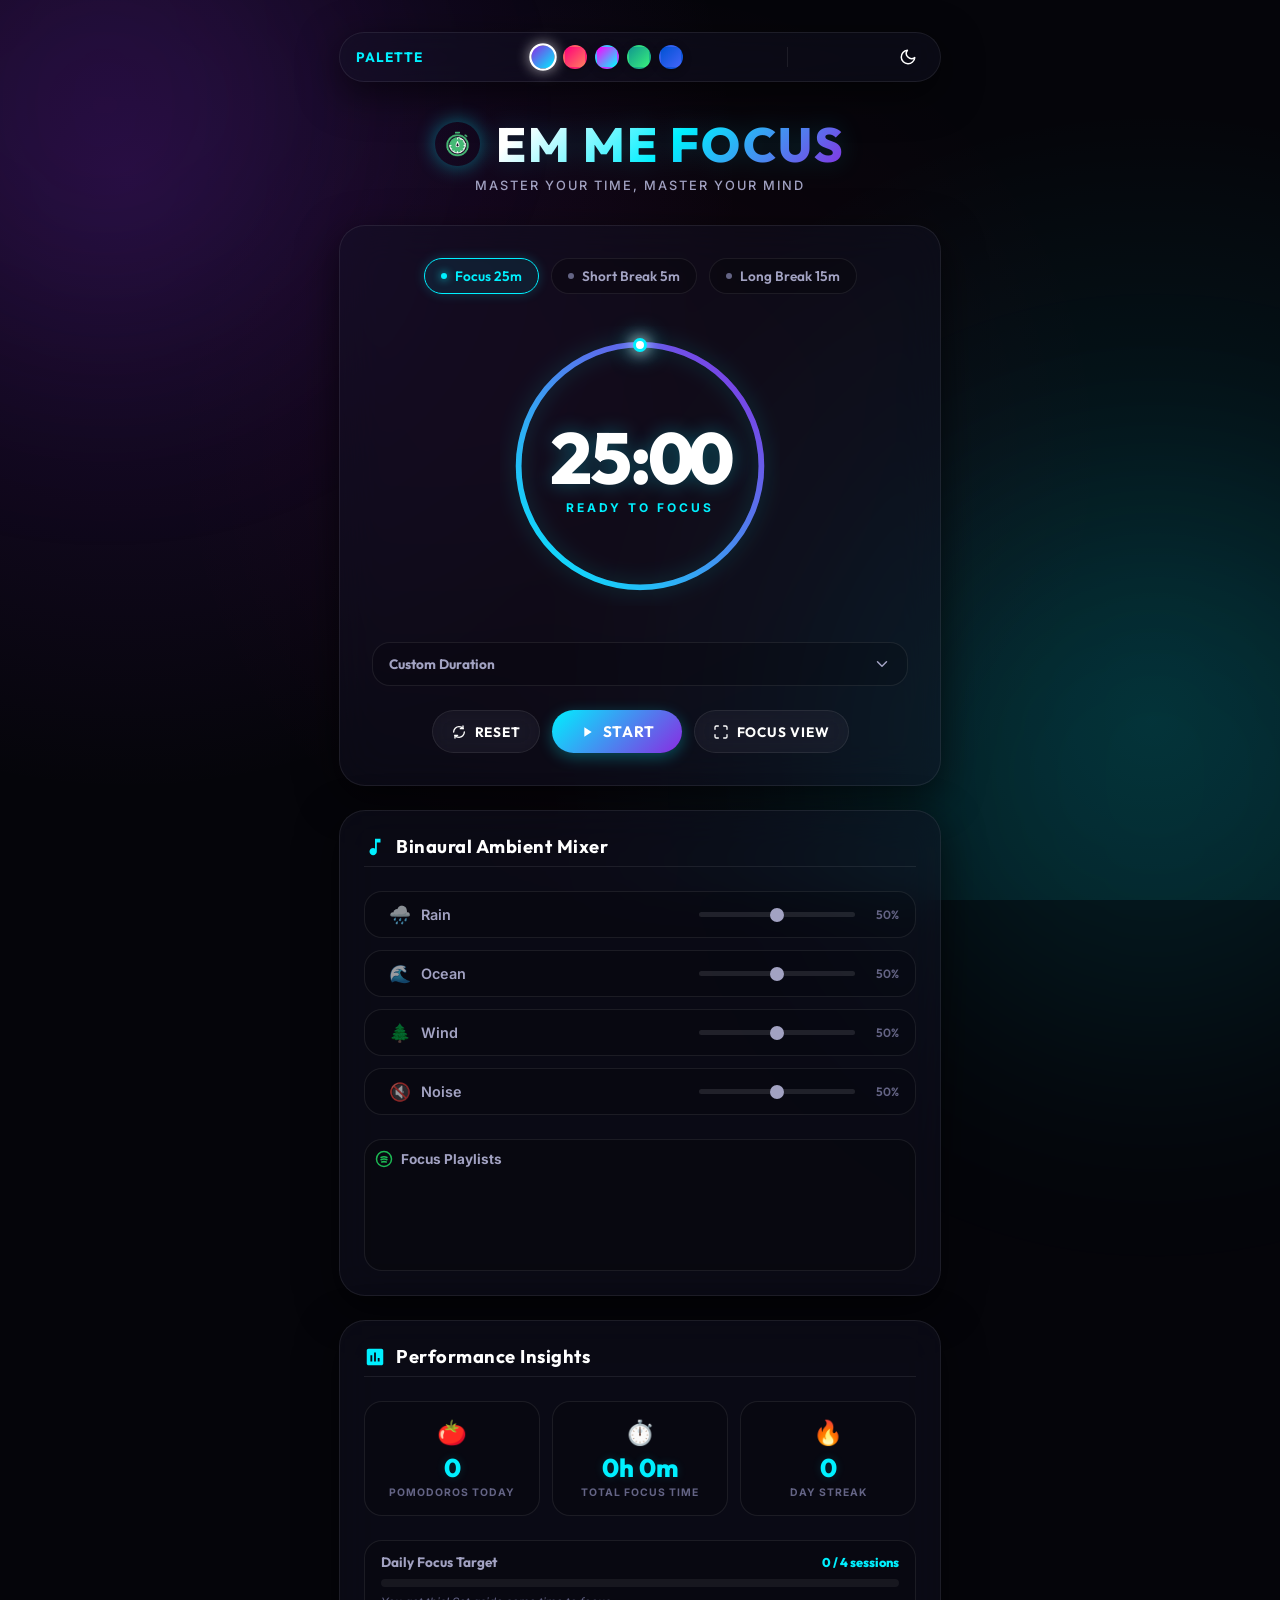
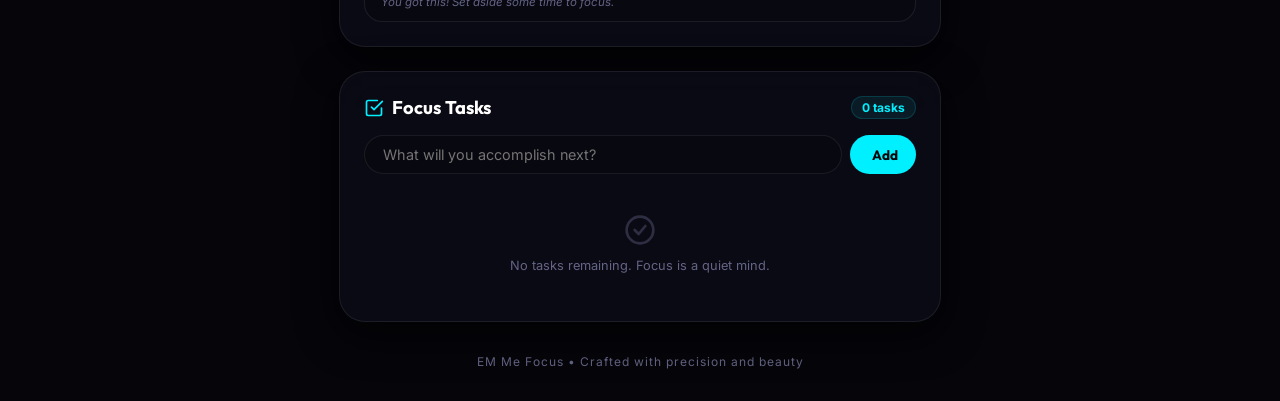
<file: index.html>
<!DOCTYPE html>
<html lang="en">

<head>
    <meta charset="UTF-8">
    <meta name="viewport" content="width=device-width, initial-scale=1.0, maximum-scale=1.0, user-scalable=no">
    <meta name="description" content="Professional Focus Suite - Elevate your productivity with gorgeous themes, synthesized spatial audios, preset intervals, and smooth native experiences.">
    <title>EM Me Focus</title>
    <link rel="preconnect" href="https://fonts.googleapis.com">
    <link rel="preconnect" href="https://fonts.gstatic.com" crossorigin>
    <link rel="icon" type="image/png" href="favicon_new.png">
    <link rel="apple-touch-icon" href="favicon_new.png">
    <link href="https://fonts.googleapis.com/css2?family=Inter:wght@300;400;500;600;700&family=Outfit:wght@400;500;600;700;800&display=swap" rel="stylesheet">
    <link rel="stylesheet" href="style.css">
</head>

<body>
    <!-- Canvas for completion celebrations -->
    <canvas id="confettiCanvas"></canvas>

    <div class="app-container">
        <!-- Floating Theme Selector Panel -->
        <div class="theme-bar glass-panel animate-reveal-down">
            <span class="theme-bar-label">Palette</span>
            <div class="theme-options">
                <button class="theme-opt-btn active" id="theme-aurora" data-theme="aurora" aria-label="Cosmic Aurora Theme" style="background: linear-gradient(135deg, #8a2be2, #00f0ff);"></button>
                <button class="theme-opt-btn" id="theme-sunset" data-theme="sunset" aria-label="Sunset Dream Theme" style="background: linear-gradient(135deg, #ff007a, #ff7e5f);"></button>
                <button class="theme-opt-btn" id="theme-cyberpunk" data-theme="cyberpunk" aria-label="Cyberpunk Grid Theme" style="background: linear-gradient(135deg, #ff00ff, #00ffff);"></button>
                <button class="theme-opt-btn" id="theme-forest" data-theme="forest" aria-label="Midnight Forest Theme" style="background: linear-gradient(135deg, #11998e, #38ef7d);"></button>
                <button class="theme-opt-btn" id="theme-ocean" data-theme="ocean" aria-label="Ocean Deep Theme" style="background: linear-gradient(135deg, #0052d4, #4364f7);"></button>
            </div>
            <div class="divider"></div>
            <button class="theme-toggle" id="themeToggleBtn" aria-label="Toggle Dark/Light Mode">
                <svg class="sun-icon hidden" viewBox="0 0 24 24" fill="none" xmlns="http://www.w3.org/2000/svg">
                    <circle cx="12" cy="12" r="5" stroke="currentColor" stroke-width="2"/>
                    <path d="M12 2V4M12 20V22M4 12H2M22 12H20M19.0711 19.0711L17.6569 17.6569M6.34315 6.34315L4.92893 4.92893M19.0711 4.92893L17.6569 6.34315M6.34315 17.6569L4.92893 19.0711" stroke="currentColor" stroke-width="2" stroke-linecap="round"/>
                </svg>
                <svg class="moon-icon" viewBox="0 0 24 24" fill="none" xmlns="http://www.w3.org/2000/svg">
                    <path d="M21 12.79A9 9 0 1 1 11.21 3 7 7 0 0 0 21 12.79z" stroke="currentColor" stroke-width="2" stroke-linecap="round" stroke-linejoin="round"/>
                </svg>
            </button>
        </div>

        <!-- Header -->
        <header class="header animate-reveal-down">
            <div class="header-top">
                <img src="logo_new.png" alt="EM Me Focus Logo" class="logo-icon">
                <h1>EM Me Focus</h1>
            </div>
            <p class="tagline">Master your time, master your mind</p>
        </header>

        <!-- Main Content -->
        <main class="main-content">
            <!-- Timer Card -->
            <div class="timer-card glass-panel animate-reveal-up">
                <!-- Preset Buttons Chips -->
                <div class="presets-container">
                    <button class="preset-chip active" id="focusPresetBtn" data-duration="25">
                        <span class="chip-dot"></span> Focus 25m
                    </button>
                    <button class="preset-chip" id="shortBreakPresetBtn" data-duration="5">
                        <span class="chip-dot"></span> Short Break 5m
                    </button>
                    <button class="preset-chip" id="longBreakPresetBtn" data-duration="15">
                        <span class="chip-dot"></span> Long Break 15m
                    </button>
                </div>

                <!-- Circular Progress Timer -->
                <div class="timer-display">
                    <svg class="progress-ring" viewBox="0 0 300 300">
                        <defs>
                            <linearGradient id="progressGradient" x1="0%" y1="0%" x2="100%" y2="100%">
                                <stop offset="0%" class="gradient-start" style="stop-color:var(--color-accent-primary);stop-opacity:1" />
                                <stop offset="100%" class="gradient-end" style="stop-color:var(--color-accent-secondary);stop-opacity:1" />
                            </linearGradient>
                            <filter id="glow" x="-20%" y="-20%" width="140%" height="140%">
                                <feGaussianBlur stdDeviation="6" result="coloredBlur" />
                                <feMerge>
                                    <feMergeNode in="coloredBlur" />
                                    <feMergeNode in="SourceGraphic" />
                                </feMerge>
                            </filter>
                        </defs>
                        <!-- Background Circle -->
                        <circle class="progress-ring-bg" cx="150" cy="150" r="130" />
                        <!-- Progress Circle -->
                        <circle class="progress-ring-circle" cx="150" cy="150" r="130" />
                    </svg>
                    <!-- Floating glowing orbit indicator -->
                    <div class="progress-orbit" id="progressOrbit"></div>

                    <div class="timer-text">
                        <div class="time-display" id="timeDisplay">25:00</div>
                        <div class="timer-status" id="timerStatus">Ready to focus</div>
                    </div>
                </div>

                <!-- Custom Time Input (Accordion-style) -->
                <details class="time-input-details">
                    <summary class="time-input-summary">
                        <span>Custom Duration</span>
                        <svg class="summary-arrow" viewBox="0 0 24 24" fill="none" xmlns="http://www.w3.org/2000/svg">
                            <path d="M6 9L12 15L18 9" stroke="currentColor" stroke-width="2" stroke-linecap="round" stroke-linejoin="round"/>
                        </svg>
                    </summary>
                    <div class="time-input-section">
                        <div class="time-input-grid">
                            <!-- Hours -->
                            <div class="time-input-unit">
                                <label class="time-label">Hours</label>
                                <div class="time-control">
                                    <button class="time-btn" id="decreaseHours">−</button>
                                    <input type="number" id="hoursInput" class="time-input" min="0" max="24" value="0" />
                                    <button class="time-btn" id="increaseHours">+</button>
                                </div>
                            </div>

                            <!-- Minutes -->
                            <div class="time-input-unit">
                                <label class="time-label">Minutes</label>
                                <div class="time-control">
                                    <button class="time-btn" id="decreaseMinutes">−</button>
                                    <input type="number" id="minutesInput" class="time-input" min="0" max="59" value="25" />
                                    <button class="time-btn" id="increaseMinutes">+</button>
                                </div>
                            </div>
                        </div>
                        <button class="set-time-btn" id="setTimeBtn">Set Duration</button>
                    </div>
                </details>

                <!-- Control Buttons -->
                <div class="controls">
                    <button class="control-btn secondary-btn" id="resetBtn">
                        <svg viewBox="0 0 24 24" fill="none" xmlns="http://www.w3.org/2000/svg">
                            <path d="M4 12C4 7.58172 7.58172 4 12 4C14.5264 4 16.7792 5.17107 18.2454 7M20 12C20 16.4183 16.4183 20 12 20C9.47362 20 7.22075 18.8289 5.75463 17" stroke="currentColor" stroke-width="2" stroke-linecap="round" />
                            <path d="M18 3V7H14" stroke="currentColor" stroke-width="2" stroke-linecap="round" stroke-linejoin="round" />
                            <path d="M6 21V17H10" stroke="currentColor" stroke-width="2" stroke-linecap="round" stroke-linejoin="round" />
                        </svg>
                        Reset
                    </button>
                    <button class="control-btn primary-btn" id="startPauseBtn">
                        <svg class="play-icon" viewBox="0 0 24 24" fill="none" xmlns="http://www.w3.org/2000/svg">
                            <path d="M8 5V19L19 12L8 5Z" fill="currentColor" />
                        </svg>
                        <svg class="pause-icon hidden" viewBox="0 0 24 24" fill="none" xmlns="http://www.w3.org/2000/svg">
                            <rect x="6" y="4" width="4" height="16" fill="currentColor" />
                            <rect x="14" y="4" width="4" height="16" fill="currentColor" />
                        </svg>
                        <span id="btnText">Start</span>
                    </button>
                    <button class="control-btn secondary-btn" id="fullscreenBtn">
                        <svg viewBox="0 0 24 24" fill="none" xmlns="http://www.w3.org/2000/svg">
                            <path d="M8 3H5C3.89543 3 3 3.89543 3 5V8M21 8V5C21 3.89543 20.1046 3 19 3H16M16 21H19C20.1046 21 21 20.1046 21 19V16M3 16V19C3 20.1046 3.89543 21 5 21H8" stroke="currentColor" stroke-width="2" stroke-linecap="round" stroke-linejoin="round" />
                        </svg>
                        Focus View
                    </button>
                </div>
            </div>

            <!-- Fullscreen Timer Overlay -->
            <div class="fullscreen-overlay hidden" id="fullscreenOverlay">
                <button class="fullscreen-close" id="fullscreenClose">
                    <svg viewBox="0 0 24 24" fill="none" xmlns="http://www.w3.org/2000/svg">
                        <path d="M18 6L6 18M6 6l12 12" stroke="currentColor" stroke-width="2" stroke-linecap="round" />
                    </svg>
                </button>
                <div class="fullscreen-timer">
                    <div class="flip-clock" id="flipClock">
                        <div class="flip-unit">
                            <div class="flip-card">
                                <span class="flip-number" id="fs-hours">00</span>
                            </div>
                            <div class="flip-label">Hours</div>
                        </div>
                        <div class="flip-separator">:</div>
                        <div class="flip-unit">
                            <div class="flip-card">
                                <span class="flip-number" id="fs-minutes">25</span>
                            </div>
                            <div class="flip-label">Minutes</div>
                        </div>
                        <div class="flip-separator">:</div>
                        <div class="flip-unit">
                            <div class="flip-card">
                                <span class="flip-number" id="fs-seconds">00</span>
                            </div>
                            <div class="flip-label">Seconds</div>
                        </div>
                    </div>

                    <div class="landscape-wrap">
                        <div class="fullscreen-status" id="fullscreenStatus">Ready to focus</div>
                        <div class="fullscreen-controls">
                            <button class="fs-control-btn" id="fsStartPause" aria-label="Play/Pause timer">
                                <svg class="fs-play-icon" viewBox="0 0 24 24" fill="none" xmlns="http://www.w3.org/2000/svg">
                                    <path d="M8 5V19L19 12L8 5Z" fill="currentColor" />
                                </svg>
                                <svg class="fs-pause-icon hidden" viewBox="0 0 24 24" fill="none" xmlns="http://www.w3.org/2000/svg">
                                    <rect x="6" y="4" width="4" height="16" fill="currentColor" />
                                    <rect x="14" y="4" width="4" height="16" fill="currentColor" />
                                </svg>
                            </button>
                            <button class="fs-control-btn" id="fsReset" aria-label="Reset timer">
                                <svg viewBox="0 0 24 24" fill="none" xmlns="http://www.w3.org/2000/svg">
                                    <path d="M4 12C4 7.58172 7.58172 4 12 4C14.5264 4 16.7792 5.17107 18.2454 7M20 12C20 16.4183 16.4183 20 12 20C9.47362 20 7.22075 18.8289 5.75463 17" stroke="currentColor" stroke-width="2" stroke-linecap="round" />
                                </svg>
                            </button>
                        </div>
                    </div>
                </div>
            </div>

            <!-- Ambient Sound Dashboard Section -->
            <div class="ambient-sound-section glass-panel animate-reveal-up">
                <div class="section-title">
                    <svg class="section-icon" viewBox="0 0 24 24" fill="none" xmlns="http://www.w3.org/2000/svg">
                        <path d="M12 3v10.55c-.59-.34-1.27-.55-2-.55-2.21 0-4 1.79-4 4s1.79 4 4 4 4-1.79 4-4V7h4V3h-6z" fill="currentColor"/>
                    </svg>
                    <h2>Binaural Ambient Mixer</h2>
                </div>
                <div class="sound-mixer">
                    <!-- Rain -->
                    <div class="sound-row">
                        <button class="ambient-mixer-btn" id="rainToggle">
                            <span class="sound-icon">🌧️</span> Rain
                        </button>
                        <div class="slider-wrapper">
                            <input type="range" id="rainVolume" class="volume-slider" min="0" max="1" step="0.05" value="0.5">
                            <span class="volume-num">50%</span>
                        </div>
                    </div>
                    <!-- Ocean Waves -->
                    <div class="sound-row">
                        <button class="ambient-mixer-btn" id="wavesToggle">
                            <span class="sound-icon">🌊</span> Ocean
                        </button>
                        <div class="slider-wrapper">
                            <input type="range" id="wavesVolume" class="volume-slider" min="0" max="1" step="0.05" value="0.5">
                            <span class="volume-num">50%</span>
                        </div>
                    </div>
                    <!-- Wind -->
                    <div class="sound-row">
                        <button class="ambient-mixer-btn" id="windToggle">
                            <span class="sound-icon">🌲</span> Wind
                        </button>
                        <div class="slider-wrapper">
                            <input type="range" id="windVolume" class="volume-slider" min="0" max="1" step="0.05" value="0.5">
                            <span class="volume-num">50%</span>
                        </div>
                    </div>
                    <!-- Pink Noise -->
                    <div class="sound-row">
                        <button class="ambient-mixer-btn" id="noiseToggle">
                            <span class="sound-icon">🔇</span> Noise
                        </button>
                        <div class="slider-wrapper">
                            <input type="range" id="noiseVolume" class="volume-slider" min="0" max="1" step="0.05" value="0.5">
                            <span class="volume-num">50%</span>
                        </div>
                    </div>
                </div>

                <!-- Spotify Music Section -->
                <div class="spotify-section">
                    <div class="spotify-header">
                        <svg class="spotify-icon" viewBox="0 0 24 24" fill="none" xmlns="http://www.w3.org/2000/svg">
                            <circle cx="12" cy="12" r="10" stroke="currentColor" stroke-width="2" />
                            <path d="M8 10C10 9 14 9 16 10M8 13C10 12 14 12 16 13M9 16C10.5 15.5 13.5 15.5 15 16" stroke="currentColor" stroke-width="2" stroke-linecap="round" />
                        </svg>
                        <h3>Focus Playlists</h3>
                    </div>
                    <iframe style="border-radius:12px" src="https://open.spotify.com/embed/playlist/6zCID88oNjNv9zx6puDHKj?utm_source=generator&theme=0" width="100%" height="80" frameBorder="0" allowfullscreen="" allow="autoplay; clipboard-write; encrypted-media; fullscreen; picture-in-picture" loading="lazy"></iframe>
                </div>
            </div>

            <!-- Stats Dashboard Section -->
            <div class="stats-section glass-panel animate-reveal-up">
                <div class="section-title">
                    <svg class="section-icon" viewBox="0 0 24 24" fill="none" xmlns="http://www.w3.org/2000/svg">
                        <path d="M19 3H5c-1.1 0-2 .9-2 2v14c0 1.1.9 2 2 2h14c1.1 0 2-.9 2-2V5c0-1.1-.9-2-2-2zM9 17H7v-7h2v7zm4 0h-2V7h2v10zm4 0h-2v-4h2v4z" fill="currentColor"/>
                    </svg>
                    <h2>Performance Insights</h2>
                </div>
                <div class="stats-grid">
                    <div class="stat-card">
                        <div class="stat-icon">🍅</div>
                        <div class="stat-value" id="pomodorosCompleted">0</div>
                        <div class="stat-label">Pomodoros Today</div>
                    </div>
                    <div class="stat-card">
                        <div class="stat-icon">⏱️</div>
                        <div class="stat-value" id="totalTime">0h 0m</div>
                        <div class="stat-label">Total Focus Time</div>
                    </div>
                    <div class="stat-card">
                        <div class="stat-icon">🔥</div>
                        <div class="stat-value" id="streak">0</div>
                        <div class="stat-label">Day Streak</div>
                    </div>
                </div>
                <!-- Interactive Goal Progress Indicator -->
                <div class="goal-progress-section">
                    <div class="goal-header">
                        <span class="goal-title">Daily Focus Target</span>
                        <span class="goal-fraction" id="goalFraction">0 / 4 sessions</span>
                    </div>
                    <div class="goal-bar-bg">
                        <div class="goal-bar-fill" id="goalBarFill" style="width: 0%;"></div>
                    </div>
                    <div class="goal-praise" id="goalPraise">You got this! Set aside some time to focus.</div>
                </div>
            </div>

            <!-- To-Do List Section -->
            <div class="todo-section glass-panel animate-reveal-up">
                <div class="todo-header">
                    <h2>
                        <svg class="todo-icon" viewBox="0 0 24 24" fill="none" xmlns="http://www.w3.org/2000/svg">
                            <path d="M9 11L12 14L22 4" stroke="currentColor" stroke-width="2" stroke-linecap="round" stroke-linejoin="round" />
                            <path d="M21 12V19C21 20.1046 20.1046 21 19 21H5C3.89543 21 3 20.1046 3 19V5C3 3.89543 3.89543 3 5 3H16" stroke="currentColor" stroke-width="2" stroke-linecap="round" stroke-linejoin="round" />
                        </svg>
                        Focus Tasks
                    </h2>
                    <span class="todo-count" id="todoCount">0 tasks</span>
                </div>

                <div class="todo-input-container">
                    <input type="text" id="todoInput" class="todo-input" placeholder="What will you accomplish next?" maxlength="100" />
                    <button class="todo-add-btn" id="addTodoBtn">
                        <svg viewBox="0 0 24 24" fill="none" xmlns="http://www.w3.org/2000/svg">
                            <path d="M12 5V19M5 12H19" stroke="currentColor" stroke-width="2" stroke-linecap="round" />
                        </svg>
                        Add
                    </button>
                </div>

                <ul class="todo-list" id="todoList">
                    <!-- To-do items will be added here dynamically -->
                </ul>

                <div class="todo-empty" id="todoEmpty">
                    <svg viewBox="0 0 24 24" fill="none" xmlns="http://www.w3.org/2000/svg">
                        <circle cx="12" cy="12" r="10" stroke="currentColor" stroke-width="2" />
                        <path d="M8 12L11 15L16 9" stroke="currentColor" stroke-width="2" stroke-linecap="round" stroke-linejoin="round" />
                    </svg>
                    <p>No tasks remaining. Focus is a quiet mind.</p>
                </div>
            </div>
        </main>

        <!-- Footer -->
        <footer class="footer">
            <p>EM Me Focus • Crafted with precision and beauty</p>
        </footer>
    </div>

    <script src="script.js"></script>
</body>

</html>
</file>
<file: style.css>
@import url('https://fonts.googleapis.com/css2?family=Inter:wght@300;400;500;600;700&family=Outfit:wght@400;500;600;700;800&display=swap');

/* ==========================================
   DYNAMIC MULTI-THEME GLASSMORPHISM SYSTEM
   ========================================== */
:root {
    /* Cosmic Aurora Theme (Default) */
    --color-bg-primary: #05050a;
    --color-bg-secondary: #0a0a18;
    
    --glass-bg: rgba(18, 18, 36, 0.45);
    --glass-bg-hover: rgba(26, 26, 48, 0.6);
    --glass-border: rgba(255, 255, 255, 0.08);
    --glass-border-highlight: rgba(255, 255, 255, 0.18);
    --glass-shadow: 0 12px 40px 0 rgba(0, 0, 0, 0.6);
    
    --color-accent-primary: #00f0ff; /* Aurora Cyan */
    --color-accent-secondary: #8a2be2; /* Deep Purple */
    --color-accent-tertiary: #ff007a; /* Hot Pink */
    
    --color-text-primary: #ffffff;
    --color-text-secondary: #a2a2c2;
    --color-text-muted: #646485;

    --bg-grad-1: rgba(138, 43, 226, 0.18);
    --bg-grad-2: rgba(0, 240, 255, 0.12);
    --bg-grad-3: rgba(255, 0, 122, 0.05);
    --blob-1: rgba(138, 43, 226, 0.12);
    --blob-2: rgba(0, 240, 255, 0.09);

    /* Typography */
    --font-primary: 'Inter', sans-serif;
    --font-display: 'Outfit', sans-serif;

    /* Spacing & Layout */
    --spacing-xs: 0.5rem;
    --spacing-sm: 0.75rem;
    --spacing-md: 1rem;
    --spacing-lg: 1.5rem;
    --spacing-xl: 2rem;
    --spacing-2xl: 3rem;
    --spacing-3xl: 4rem;

    --radius-sm: 8px;
    --radius-md: 12px;
    --radius-lg: 18px;
    --radius-xl: 26px;
    --radius-full: 9999px;

    /* Transitions */
    --transition-fast: 0.2s cubic-bezier(0.25, 0.8, 0.25, 1);
    --transition-base: 0.4s cubic-bezier(0.16, 1, 0.3, 1);
    --transition-slow: 0.6s cubic-bezier(0.16, 1, 0.3, 1);
}

/* --- Sunset Dream Theme --- */
[data-theme-choice="sunset"] {
    --color-bg-primary: #0b060b;
    --color-bg-secondary: #170b14;
    --glass-bg: rgba(30, 12, 24, 0.45);
    --color-accent-primary: #ff007a; /* Sunset Pink */
    --color-accent-secondary: #ff7e5f; /* Coral */
    --color-accent-tertiary: #feb47b; /* Yellow Golden */
    --bg-grad-1: rgba(255, 0, 122, 0.16);
    --bg-grad-2: rgba(255, 126, 95, 0.12);
    --bg-grad-3: rgba(254, 180, 123, 0.05);
    --blob-1: rgba(255, 0, 122, 0.12);
    --blob-2: rgba(255, 126, 95, 0.08);
}

/* --- Cyberpunk Grid Theme --- */
[data-theme-choice="cyberpunk"] {
    --color-bg-primary: #020205;
    --color-bg-secondary: #050510;
    --glass-bg: rgba(10, 5, 25, 0.55);
    --color-accent-primary: #ff00ff; /* Neon Purple-Pink */
    --color-accent-secondary: #00ffff; /* Neon Cyan */
    --color-accent-tertiary: #ffff00; /* Neon Yellow */
    --bg-grad-1: rgba(255, 0, 255, 0.15);
    --bg-grad-2: rgba(0, 240, 255, 0.15);
    --bg-grad-3: rgba(255, 255, 0, 0.05);
    --blob-1: rgba(255, 0, 255, 0.1);
    --blob-2: rgba(0, 240, 255, 0.1);
}

/* --- Midnight Forest Theme --- */
[data-theme-choice="forest"] {
    --color-bg-primary: #030605;
    --color-bg-secondary: #070e0a;
    --glass-bg: rgba(8, 20, 14, 0.45);
    --color-accent-primary: #38ef7d; /* Emerald Green */
    --color-accent-secondary: #11998e; /* Forest Teal */
    --color-accent-tertiary: #a8ff78; /* Lime */
    --bg-grad-1: rgba(56, 239, 125, 0.15);
    --bg-grad-2: rgba(17, 153, 142, 0.12);
    --bg-grad-3: rgba(168, 255, 120, 0.05);
    --blob-1: rgba(56, 239, 125, 0.1);
    --blob-2: rgba(17, 153, 142, 0.08);
}

/* --- Ocean Deep Theme --- */
[data-theme-choice="ocean"] {
    --color-bg-primary: #020612;
    --color-bg-secondary: #040c24;
    --glass-bg: rgba(6, 18, 46, 0.45);
    --color-accent-primary: #00d2ff; /* Sky Blue */
    --color-accent-secondary: #0052d4; /* Royal Blue */
    --color-accent-tertiary: #4364f7; /* Vibrant Indigo */
    --bg-grad-1: rgba(0, 210, 255, 0.16);
    --bg-grad-2: rgba(0, 82, 212, 0.12);
    --bg-grad-3: rgba(67, 100, 247, 0.05);
    --blob-1: rgba(0, 210, 255, 0.12);
    --blob-2: rgba(0, 82, 212, 0.09);
}

/* --- LIGHT MODE GENERAL OVERRIDES --- */
body.light-mode {
    --color-bg-primary: #f2f5fa;
    --color-bg-secondary: #e5ebf5;
    
    --glass-bg: rgba(255, 255, 255, 0.65);
    --glass-border: rgba(255, 255, 255, 0.6);
    --glass-border-highlight: rgba(0, 0, 0, 0.08);
    --glass-shadow: 0 12px 32px 0 rgba(31, 38, 135, 0.08);
    
    --color-text-primary: #1e1e2d;
    --color-text-secondary: #4a4a68;
    --color-text-muted: #85859e;

    /* Light dynamic theme color adjustments */
    --bg-grad-1: rgba(138, 43, 226, 0.07);
    --bg-grad-2: rgba(0, 240, 255, 0.06);
    --bg-grad-3: rgba(255, 0, 122, 0.03);
    --blob-1: rgba(138, 43, 226, 0.08);
    --blob-2: rgba(0, 240, 255, 0.06);
}
body.light-mode [data-theme-choice="sunset"] {
    --bg-grad-1: rgba(255, 0, 122, 0.07);
    --bg-grad-2: rgba(255, 126, 95, 0.06);
}
body.light-mode [data-theme-choice="cyberpunk"] {
    --bg-grad-1: rgba(255, 0, 255, 0.06);
    --bg-grad-2: rgba(0, 240, 255, 0.06);
}
body.light-mode [data-theme-choice="forest"] {
    --bg-grad-1: rgba(56, 239, 125, 0.07);
    --bg-grad-2: rgba(17, 153, 142, 0.06);
}
body.light-mode [data-theme-choice="ocean"] {
    --bg-grad-1: rgba(0, 210, 255, 0.07);
    --bg-grad-2: rgba(0, 82, 212, 0.06);
}

/* ==========================================
   RESET & ANIMATED BACKGROUND
   ========================================== */
* {
    margin: 0;
    padding: 0;
    box-sizing: border-box;
    scrollbar-width: thin;
    scrollbar-color: var(--color-accent-primary) var(--color-bg-primary);
    -webkit-tap-highlight-color: transparent;
}

::-webkit-scrollbar { width: 6px; height: 6px; }
::-webkit-scrollbar-track { background: transparent; }
::-webkit-scrollbar-thumb { background: var(--color-accent-secondary); border-radius: var(--radius-full); }
::-webkit-scrollbar-thumb:hover { background: var(--color-accent-primary); }

html, body {
    width: 100%;
    min-height: 100%;
}

body {
    font-family: var(--font-primary);
    background-color: var(--color-bg-primary);
    color: var(--color-text-primary);
    overflow-x: hidden;
    position: relative;
    /* Animated Gradient Background */
    background-image: radial-gradient(circle at 10% 20%, var(--bg-grad-1), transparent 45%),
                      radial-gradient(circle at 90% 80%, var(--bg-grad-2), transparent 45%),
                      radial-gradient(circle at 50% 50%, var(--bg-grad-3), transparent 60%);
    background-attachment: fixed;
    transition: background-color var(--transition-slow), color var(--transition-slow), background-image var(--transition-slow);
}

#confettiCanvas {
    position: fixed;
    top: 0;
    left: 0;
    width: 100vw;
    height: 100vh;
    pointer-events: none;
    z-index: 999;
}

/* Floating animated background blobs */
body::before, body::after {
    content: '';
    position: fixed;
    border-radius: 50%;
    filter: blur(120px);
    z-index: -1;
    pointer-events: none;
    animation: floatingBlobs 24s infinite alternate ease-in-out;
    transition: background var(--transition-slow);
}
body::before {
    width: 450px; height: 450px;
    background: var(--blob-1);
    top: -120px; left: -120px;
}
body::after {
    width: 550px; height: 550px;
    background: var(--blob-2);
    bottom: -150px; right: -150px;
    animation-delay: -12s;
}

@keyframes floatingBlobs {
    0% { transform: translate(0, 0) scale(1); }
    50% { transform: translate(120px, 60px) scale(1.15); }
    100% { transform: translate(-40px, 140px) scale(0.95); }
}

/* ==========================================
   REUSABLE GLASSMORPHISM CARD
   ========================================== */
.glass-panel {
    background: var(--glass-bg);
    backdrop-filter: blur(20px);
    -webkit-backdrop-filter: blur(20px);
    border: 1px solid var(--glass-border);
    border-radius: var(--radius-xl);
    box-shadow: var(--glass-shadow);
    transition: transform var(--transition-base), border-color var(--transition-base), box-shadow var(--transition-base), background var(--transition-slow);
}
.glass-panel:hover {
    border-color: var(--glass-border-highlight);
    box-shadow: 0 16px 48px rgba(0, 240, 255, 0.08);
}

.app-container {
    min-height: 100vh;
    display: flex;
    flex-direction: column;
    padding: var(--spacing-xl) var(--spacing-lg);
    max-width: 650px;
    margin: 0 auto;
    position: relative;
    z-index: 1;
}

/* ==========================================
   THEME SELECTION BAR (FLOATING PILL)
   ========================================== */
.theme-bar {
    display: flex;
    align-items: center;
    justify-content: space-between;
    padding: 8px 16px;
    border-radius: var(--radius-full);
    margin-bottom: var(--spacing-xl);
    width: 100%;
}
.theme-bar-label {
    font-family: var(--font-display);
    font-weight: 700;
    font-size: 0.85rem;
    letter-spacing: 1px;
    text-transform: uppercase;
    color: var(--color-accent-primary);
    margin-right: var(--spacing-sm);
}
.theme-options {
    display: flex;
    gap: 8px;
    align-items: center;
}
.theme-opt-btn {
    width: 24px;
    height: 24px;
    border-radius: 50%;
    border: 2px solid transparent;
    cursor: pointer;
    transition: all var(--transition-fast);
    position: relative;
    box-shadow: 0 2px 8px rgba(0,0,0,0.3);
}
.theme-opt-btn:hover {
    transform: scale(1.2);
}
.theme-opt-btn.active {
    border-color: #fff;
    transform: scale(1.15);
    box-shadow: 0 0 12px rgba(255,255,255,0.6);
}
.theme-bar .divider {
    width: 1px;
    height: 20px;
    background: var(--glass-border);
    margin: 0 8px;
}
.theme-toggle {
    background: transparent;
    border: none;
    color: var(--color-text-primary);
    width: 32px;
    height: 32px;
    border-radius: 50%;
    display: flex;
    justify-content: center;
    align-items: center;
    cursor: pointer;
    transition: all var(--transition-fast);
}
.theme-toggle:hover {
    color: var(--color-accent-primary);
    transform: rotate(20deg) scale(1.1);
}
.theme-toggle svg { width: 18px; height: 18px; }

/* ==========================================
   HEADER
   ========================================== */
.header {
    text-align: center;
    margin-bottom: var(--spacing-xl);
}
.header-top {
    display: inline-flex;
    align-items: center;
    justify-content: center;
    gap: var(--spacing-md);
}
.logo-icon {
    width: 2.8rem;
    height: 2.8rem;
    border-radius: 50%;
    box-shadow: 0 0 20px rgba(0, 240, 255, 0.45);
    animation: glowingPulse 4s infinite alternate;
}
.header h1 {
    font-family: var(--font-display);
    font-size: clamp(2rem, 6vw, 3rem);
    font-weight: 800;
    text-transform: uppercase;
    letter-spacing: 2px;
    background: linear-gradient(135deg, #ffffff 10%, var(--color-accent-primary) 50%, var(--color-accent-secondary) 100%);
    -webkit-background-clip: text;
    -webkit-text-fill-color: transparent;
    filter: drop-shadow(0 0 12px rgba(0, 240, 255, 0.15));
}
body.light-mode .header h1 {
    background: linear-gradient(135deg, #1e1e2d 10%, var(--color-accent-primary) 50%, var(--color-accent-secondary) 100%);
    -webkit-background-clip: text;
    -webkit-text-fill-color: transparent;
}
.tagline {
    font-size: 0.8rem;
    color: var(--color-text-secondary);
    letter-spacing: 2px;
    text-transform: uppercase;
    margin-top: 4px;
    font-weight: 500;
}

/* ==========================================
   MAIN CONTENT & CARDS
   ========================================== */
.main-content {
    flex: 1;
    display: flex;
    flex-direction: column;
    gap: var(--spacing-lg);
}

.timer-card {
    padding: var(--spacing-xl);
    width: 100%;
    position: relative;
}

/* ==========================================
   PRESET CHIPS
   ========================================== */
.presets-container {
    display: flex;
    justify-content: center;
    gap: var(--spacing-sm);
    margin-bottom: var(--spacing-xl);
}
.preset-chip {
    padding: 8px 16px;
    background: rgba(0, 0, 0, 0.25);
    border: 1px solid var(--glass-border);
    border-radius: var(--radius-full);
    color: var(--color-text-secondary);
    font-family: var(--font-display);
    font-weight: 600;
    font-size: 0.85rem;
    cursor: pointer;
    display: inline-flex;
    align-items: center;
    gap: 8px;
    transition: all var(--transition-fast);
}
body.light-mode .preset-chip {
    background: rgba(255, 255, 255, 0.5);
}
.preset-chip:hover {
    background: var(--glass-bg-hover);
    color: var(--color-text-primary);
    border-color: var(--color-accent-primary);
}
.chip-dot {
    width: 6px;
    height: 6px;
    background: var(--color-text-muted);
    border-radius: 50%;
    transition: all var(--transition-fast);
}
.preset-chip.active {
    background: rgba(0, 240, 255, 0.08);
    border-color: var(--color-accent-primary);
    color: var(--color-accent-primary);
    box-shadow: 0 0 12px rgba(0, 240, 255, 0.2);
}
.preset-chip.active .chip-dot {
    background: var(--color-accent-primary);
    box-shadow: 0 0 8px var(--color-accent-primary);
}

/* ==========================================
   TIMER DISPLAY
   ========================================== */
.timer-display {
    position: relative;
    width: 100%;
    max-width: 280px;
    margin: 0 auto var(--spacing-xl);
    aspect-ratio: 1;
}

.progress-ring {
    width: 100%;
    height: 100%;
    transform: rotate(-90deg);
}
.progress-ring-bg {
    fill: none;
    stroke: rgba(255, 255, 255, 0.04);
    stroke-width: 6;
}
body.light-mode .progress-ring-bg {
    stroke: rgba(0, 0, 0, 0.04);
}
.progress-ring-circle {
    fill: none;
    stroke: url(#progressGradient);
    stroke-width: 6;
    stroke-linecap: round;
    stroke-dasharray: 816.8; /* 2 * PI * 130 */
    stroke-dashoffset: 0;
    transition: stroke-dashoffset 0.3s ease;
    filter: drop-shadow(0 0 10px rgba(0, 240, 255, 0.25));
}
.progress-orbit {
    position: absolute;
    width: 14px;
    height: 14px;
    background: #fff;
    border: 3px solid var(--color-accent-primary);
    border-radius: 50%;
    left: 50%;
    top: 50%;
    margin-left: -7px;
    margin-top: -7px;
    pointer-events: none;
    box-shadow: 0 0 15px #fff, 0 0 25px var(--color-accent-primary);
    transition: transform 0.3s ease;
    z-index: 5;
}

.timer-text {
    position: absolute;
    top: 50%;
    left: 50%;
    transform: translate(-50%, -50%);
    text-align: center;
    width: 100%;
}
.time-display {
    font-family: var(--font-display);
    font-size: clamp(3rem, 12vw, 4.5rem);
    font-weight: 800;
    color: #ffffff;
    line-height: 1;
    margin-bottom: 6px;
    letter-spacing: -2px;
    text-shadow: 0 0 20px rgba(0, 240, 255, 0.3);
    font-variant-numeric: tabular-nums;
}
body.light-mode .time-display {
    color: var(--color-text-primary);
    text-shadow: none;
}
.timer-status {
    font-size: 0.75rem;
    color: var(--color-accent-primary);
    text-transform: uppercase;
    letter-spacing: 3px;
    font-weight: 700;
    transition: color var(--transition-slow);
}

.timer-running .time-display {
    animation: pulseGlowTime 2.5s infinite ease-in-out;
}
@keyframes pulseGlowTime {
    0%, 100% { transform: scale(1); text-shadow: 0 0 15px rgba(0, 240, 255, 0.2); }
    50% { transform: scale(1.02); text-shadow: 0 0 35px rgba(0, 240, 255, 0.6); }
}

/* ==========================================
   CUSTOM TIME INPUT ACCORDION
   ========================================== */
.time-input-details {
    width: 100%;
    margin-bottom: var(--spacing-lg);
    border-radius: var(--radius-lg);
    background: rgba(0, 0, 0, 0.15);
    border: 1px solid var(--glass-border);
    overflow: hidden;
}
body.light-mode .time-input-details {
    background: rgba(0, 0, 0, 0.02);
}
.time-input-summary {
    padding: var(--spacing-sm) var(--spacing-md);
    cursor: pointer;
    font-family: var(--font-display);
    font-size: 0.85rem;
    font-weight: 700;
    color: var(--color-text-secondary);
    display: flex;
    justify-content: space-between;
    align-items: center;
    list-style: none;
}
.time-input-summary::-webkit-details-marker { display: none; }
.summary-arrow {
    width: 18px;
    height: 18px;
    transition: transform var(--transition-base);
}
.time-input-details[open] .summary-arrow {
    transform: rotate(180deg);
}

.time-input-section {
    padding: var(--spacing-md);
    border-top: 1px solid var(--glass-border);
    animation: slideDownFade 0.3s ease-out;
}
@keyframes slideDownFade {
    from { opacity: 0; transform: translateY(-10px); }
    to { opacity: 1; transform: translateY(0); }
}

.time-input-grid {
    display: flex;
    justify-content: center;
    gap: var(--spacing-lg);
    margin-bottom: var(--spacing-md);
}
.time-input-unit {
    display: flex;
    flex-direction: column;
    align-items: center;
    gap: 4px;
}
.time-label {
    font-size: 0.65rem;
    color: var(--color-text-muted);
    text-transform: uppercase;
    letter-spacing: 1.5px;
    font-weight: 700;
}
.time-control {
    display: flex;
    align-items: center;
    background: rgba(0, 0, 0, 0.3);
    border-radius: var(--radius-full);
    padding: 3px;
    border: 1px solid var(--glass-border);
}
body.light-mode .time-control {
    background: rgba(255, 255, 255, 0.6);
}
.time-btn {
    width: 28px;
    height: 28px;
    border-radius: 50%;
    border: none;
    background: transparent;
    color: var(--color-text-primary);
    font-size: 1.1rem;
    font-weight: 600;
    cursor: pointer;
    transition: all var(--transition-fast);
}
.time-btn:hover {
    background: rgba(255, 255, 255, 0.1);
    color: var(--color-accent-primary);
    transform: scale(1.15);
}
.time-input {
    width: 42px;
    background: transparent;
    border: none;
    color: var(--color-text-primary);
    font-family: var(--font-display);
    font-size: 1.3rem;
    font-weight: 700;
    text-align: center;
    outline: none;
    -moz-appearance: textfield;
}
.time-input::-webkit-outer-spin-button,
.time-input::-webkit-inner-spin-button { -webkit-appearance: none; margin: 0; }

.set-time-btn {
    width: 100%;
    padding: 10px;
    background: linear-gradient(90deg, var(--color-accent-secondary), var(--color-accent-primary));
    border: none;
    border-radius: var(--radius-full);
    color: #ffffff;
    font-weight: 700;
    font-family: var(--font-display);
    text-transform: uppercase;
    letter-spacing: 1px;
    font-size: 0.8rem;
    cursor: pointer;
    transition: all var(--transition-fast);
    box-shadow: 0 4px 15px rgba(0, 240, 255, 0.25);
}
.set-time-btn:hover {
    transform: translateY(-2px);
    box-shadow: 0 6px 20px rgba(0, 240, 255, 0.4);
}

/* ==========================================
   CONTROLS
   ========================================== */
.controls {
    display: flex;
    justify-content: center;
    gap: var(--spacing-sm);
}
.control-btn {
    display: flex;
    align-items: center;
    justify-content: center;
    gap: var(--spacing-xs);
    padding: 10px 18px;
    border-radius: var(--radius-full);
    font-family: var(--font-display);
    font-weight: 700;
    font-size: 0.85rem;
    text-transform: uppercase;
    letter-spacing: 0.8px;
    cursor: pointer;
    border: none;
    transition: all var(--transition-fast);
}
.primary-btn {
    background: linear-gradient(135deg, var(--color-accent-primary), var(--color-accent-secondary));
    color: #ffffff;
    box-shadow: 0 4px 15px rgba(0, 240, 255, 0.3);
    min-width: 130px;
    padding: 12px 24px;
    font-size: 0.95rem;
}
.primary-btn:hover {
    transform: translateY(-3px) scale(1.02);
    box-shadow: 0 8px 25px rgba(0, 240, 255, 0.45);
}
.primary-btn:active { transform: translateY(0); }

.secondary-btn {
    background: rgba(255, 255, 255, 0.04);
    border: 1px solid var(--glass-border);
    color: var(--color-text-primary);
    backdrop-filter: blur(10px);
}
body.light-mode .secondary-btn {
    background: rgba(255, 255, 255, 0.6);
}
.secondary-btn:hover {
    background: rgba(255, 255, 255, 0.08);
    border-color: var(--color-accent-primary);
    color: var(--color-accent-primary);
    transform: translateY(-2px);
}
.control-btn svg { width: 16px; height: 16px; }
.hidden { display: none !important; }

/* ==========================================
   AMBIENT MIXER & DASHBOARD
   ========================================== */
.ambient-sound-section {
    padding: var(--spacing-lg);
}
.section-title {
    display: flex;
    align-items: center;
    gap: 10px;
    margin-bottom: var(--spacing-lg);
    border-bottom: 1px solid var(--glass-border);
    padding-bottom: 8px;
}
.section-icon {
    width: 22px;
    height: 22px;
    color: var(--color-accent-primary);
}
.section-title h2 {
    font-family: var(--font-display);
    font-size: 1.15rem;
    font-weight: 700;
    color: var(--color-text-primary);
    letter-spacing: 0.5px;
}

.sound-mixer {
    display: flex;
    flex-direction: column;
    gap: 12px;
    margin-bottom: var(--spacing-lg);
}
.sound-row {
    display: flex;
    align-items: center;
    justify-content: space-between;
    background: rgba(0, 0, 0, 0.15);
    padding: 8px 16px;
    border-radius: var(--radius-lg);
    border: 1px solid var(--glass-border);
}
body.light-mode .sound-row {
    background: rgba(0,0,0,0.02);
}
.ambient-mixer-btn {
    background: transparent;
    border: none;
    color: var(--color-text-secondary);
    font-family: var(--font-primary);
    font-weight: 600;
    font-size: 0.9rem;
    cursor: pointer;
    display: flex;
    align-items: center;
    gap: 10px;
    padding: 4px 8px;
    border-radius: var(--radius-sm);
    transition: all var(--transition-fast);
}
.sound-icon {
    font-size: 1.1rem;
    opacity: 0.6;
    transition: opacity var(--transition-fast);
}
.ambient-mixer-btn.active {
    color: var(--color-accent-primary);
}
.ambient-mixer-btn.active .sound-icon {
    opacity: 1;
    filter: drop-shadow(0 0 6px var(--color-accent-primary));
}

.slider-wrapper {
    display: flex;
    align-items: center;
    gap: 12px;
    flex: 1;
    max-width: 200px;
    justify-content: flex-end;
}
.volume-slider {
    -webkit-appearance: none;
    width: 100%;
    height: 5px;
    background: rgba(255, 255, 255, 0.1);
    border-radius: var(--radius-full);
    outline: none;
    transition: background 0.3s;
}
body.light-mode .volume-slider {
    background: rgba(0, 0, 0, 0.1);
}
.volume-slider::-webkit-slider-thumb {
    -webkit-appearance: none;
    appearance: none;
    width: 14px;
    height: 14px;
    border-radius: 50%;
    background: var(--color-text-secondary);
    cursor: pointer;
    transition: transform var(--transition-fast), background var(--transition-fast);
}
.volume-slider::-webkit-slider-thumb:hover {
    transform: scale(1.25);
    background: var(--color-accent-primary);
    box-shadow: 0 0 8px var(--color-accent-primary);
}
.ambient-mixer-btn.active + .slider-wrapper .volume-slider {
    background: linear-gradient(90deg, var(--color-accent-secondary), var(--color-accent-primary));
}
.ambient-mixer-btn.active + .slider-wrapper .volume-slider::-webkit-slider-thumb {
    background: var(--color-accent-primary);
    box-shadow: 0 0 10px var(--color-accent-primary);
}
.volume-num {
    font-family: var(--font-display);
    font-size: 0.75rem;
    color: var(--color-text-muted);
    font-weight: 600;
    min-width: 32px;
    text-align: right;
}

.spotify-section {
    background: rgba(0, 0, 0, 0.2);
    border-radius: var(--radius-lg);
    padding: 10px;
    border: 1px solid var(--glass-border);
}
body.light-mode .spotify-section {
    background: rgba(255,255,255,0.4);
}
.spotify-header {
    display: flex;
    align-items: center;
    gap: 8px;
    margin-bottom: 8px;
}
.spotify-icon { width: 18px; height: 18px; color: #1DB954; }
.spotify-header h3 { font-size: 0.85rem; color: var(--color-text-secondary); }

/* ==========================================
   STATS INSIGHTS SECTION
   ========================================== */
.stats-section {
    padding: var(--spacing-lg);
}
.stats-grid {
    display: grid;
    grid-template-columns: repeat(3, 1fr);
    gap: var(--spacing-sm);
    margin-bottom: var(--spacing-lg);
}
.stat-card {
    background: rgba(0,0,0,0.15);
    border: 1px solid var(--glass-border);
    border-radius: var(--radius-lg);
    padding: var(--spacing-md) 6px;
    text-align: center;
    transition: transform var(--transition-base), border-color var(--transition-base), box-shadow var(--transition-base);
}
body.light-mode .stat-card {
    background: rgba(255,255,255,0.4);
}
.stat-card:hover {
    transform: translateY(-4px);
    border-color: var(--color-accent-primary);
    box-shadow: 0 8px 24px rgba(0, 240, 255, 0.08);
}
.stat-icon { font-size: 1.5rem; margin-bottom: 4px; }
.stat-value {
    font-family: var(--font-display);
    font-size: 1.6rem;
    font-weight: 800;
    color: var(--color-accent-primary);
    margin-bottom: 2px;
    text-shadow: 0 0 10px rgba(0,240,255,0.15);
}
body.light-mode .stat-value {
    text-shadow: none;
}
.stat-label { font-size: 0.65rem; text-transform: uppercase; letter-spacing: 1px; color: var(--color-text-muted); font-weight: 700; }

/* Interactive Goal Progress Bar */
.goal-progress-section {
    background: rgba(0,0,0,0.18);
    border-radius: var(--radius-lg);
    padding: 12px 16px;
    border: 1px solid var(--glass-border);
}
body.light-mode .goal-progress-section {
    background: rgba(0,0,0,0.02);
}
.goal-header {
    display: flex;
    justify-content: space-between;
    align-items: center;
    margin-bottom: 8px;
}
.goal-title {
    font-family: var(--font-display);
    font-size: 0.85rem;
    font-weight: 700;
    color: var(--color-text-secondary);
}
.goal-fraction {
    font-family: var(--font-display);
    font-size: 0.8rem;
    font-weight: 800;
    color: var(--color-accent-primary);
}
.goal-bar-bg {
    width: 100%;
    height: 8px;
    background: rgba(255, 255, 255, 0.06);
    border-radius: var(--radius-full);
    overflow: hidden;
    margin-bottom: 8px;
}
body.light-mode .goal-bar-bg {
    background: rgba(0, 0, 0, 0.06);
}
.goal-bar-fill {
    height: 100%;
    width: 0%;
    background: linear-gradient(90deg, var(--color-accent-secondary), var(--color-accent-primary));
    border-radius: var(--radius-full);
    transition: width 0.5s ease-out;
}
.goal-praise {
    font-size: 0.72rem;
    color: var(--color-text-muted);
    font-style: italic;
}

/* ==========================================
   TO-DO SECTION
   ========================================== */
.todo-section {
    padding: var(--spacing-lg);
}
.todo-header {
    display: flex;
    justify-content: space-between;
    align-items: center;
    margin-bottom: var(--spacing-md);
}
.todo-header h2 {
    display: flex;
    align-items: center;
    gap: 8px;
    font-family: var(--font-display);
    font-size: 1.15rem;
    font-weight: 700;
    color: var(--color-text-primary);
}
.todo-icon { width: 20px; color: var(--color-accent-primary); }
.todo-count {
    background: rgba(0, 240, 255, 0.08);
    color: var(--color-accent-primary);
    padding: 3px 10px;
    border-radius: 12px;
    font-size: 0.75rem;
    font-weight: 700;
    border: 1px solid rgba(0, 240, 255, 0.15);
}

.todo-input-container {
    display: flex;
    gap: 8px;
    margin-bottom: var(--spacing-md);
}
.todo-input {
    flex: 1;
    background: rgba(0, 0, 0, 0.25);
    border: 1px solid var(--glass-border);
    border-radius: var(--radius-full);
    padding: 10px 18px;
    color: #ffffff;
    font-family: var(--font-primary);
    font-size: 0.9rem;
    outline: none;
    transition: all 0.3s;
}
body.light-mode .todo-input {
    background: rgba(255, 255, 255, 0.7);
    color: var(--color-text-primary);
}
.todo-input:focus {
    border-color: var(--color-accent-primary);
    box-shadow: 0 0 10px rgba(0, 240, 255, 0.15);
}
.todo-add-btn {
    background: var(--color-accent-primary);
    color: #050508;
    border: none;
    border-radius: var(--radius-full);
    padding: 0 18px;
    font-weight: 700;
    font-family: var(--font-display);
    font-size: 0.85rem;
    cursor: pointer;
    display: flex;
    align-items: center;
    gap: 4px;
    transition: all var(--transition-fast);
}
.todo-add-btn:hover {
    background: #ffffff;
    transform: scale(1.05);
}

.todo-list {
    list-style: none;
    display: flex;
    flex-direction: column;
    gap: 8px;
    max-height: 250px;
    overflow-y: auto;
    padding-right: 4px;
}
.todo-item {
    background: rgba(255, 255, 255, 0.02);
    border: 1px solid var(--glass-border);
    border-radius: var(--radius-md);
    padding: 10px 14px;
    display: flex;
    align-items: center;
    gap: 10px;
    transition: all var(--transition-fast);
    animation: slideInLeft 0.4s cubic-bezier(0.16, 1, 0.3, 1) forwards;
}
body.light-mode .todo-item {
    background: rgba(255, 255, 255, 0.4);
}
.todo-item:hover {
    background: rgba(255, 255, 255, 0.05);
    transform: translateX(4px);
}
.todo-item.completed { opacity: 0.55; }
.todo-item.completed .todo-text { text-decoration: line-through; color: var(--color-text-muted); }

.todo-checkbox {
    width: 20px;
    height: 20px;
    border: 2px solid var(--color-text-muted);
    border-radius: 5px;
    cursor: pointer;
    display: flex;
    justify-content: center;
    align-items: center;
    transition: all 0.2s;
}
.todo-checkbox:hover { border-color: var(--color-accent-primary); }
.todo-item.completed .todo-checkbox { background: var(--color-accent-primary); border-color: var(--color-accent-primary); }
.todo-checkbox svg { width: 12px; height: 12px; color: #000000; opacity: 0; transition: 0.2s; }
.todo-item.completed .todo-checkbox svg { opacity: 1; }

.todo-text { flex: 1; color: var(--color-text-primary); font-size: 0.9rem; word-break: break-all; }
.todo-delete {
    background: transparent;
    border: none;
    color: var(--color-text-muted);
    cursor: pointer;
    padding: 4px;
    border-radius: 4px;
    transition: all 0.2s;
}
.todo-delete:hover { color: var(--color-accent-tertiary); background: rgba(255,0,122,0.08); }
.todo-delete svg { width: 16px; height: 16px; }

.todo-empty { text-align: center; padding: 1.5rem; color: var(--color-text-muted); }
.todo-empty p { margin-top: 8px; font-size: 0.8rem; }
.todo-empty svg { width: 32px; height: 32px; opacity: 0.4; color: var(--color-text-muted); }

/* ==========================================
   FULLSCREEN MODE (FOCUS VIEW)
   ========================================== */
.fullscreen-overlay {
    position: fixed; top: 0; left: 0; width: 100vw; height: 100vh;
    background: radial-gradient(circle at center, var(--color-bg-secondary) 0%, var(--color-bg-primary) 100%);
    z-index: 9999;
    display: flex; flex-direction: column; align-items: center; justify-content: center;
    opacity: 1; transition: opacity 0.4s ease-out;
}
.fullscreen-overlay.hidden { display: none; opacity: 0; }

.fullscreen-close {
    position: absolute; top: 20px; right: 20px;
    width: 50px; height: 50px;
    border-radius: 50%;
    background: var(--glass-bg);
    border: 1px solid var(--glass-border);
    color: var(--color-text-primary); cursor: pointer;
    display: flex; justify-content: center; align-items: center;
    backdrop-filter: blur(10px);
    transition: all 0.3s; z-index: 10000;
}
.fullscreen-close:hover { background: rgba(255,0,122,0.1); border-color: var(--color-accent-tertiary); transform: rotate(90deg) scale(1.1); color: var(--color-accent-tertiary);}
.fullscreen-close svg { width: 24px; }

.fullscreen-timer { display: flex; flex-direction: column; align-items: center; gap: 40px; }

.flip-clock { display: flex; gap: 16px; align-items: center; }
.flip-unit { display: flex; flex-direction: column; align-items: center; gap: 12px; }
.flip-card {
    background: var(--glass-bg);
    border: 1px solid var(--glass-border);
    border-radius: 20px;
    padding: 24px;
    min-width: 140px;
    display: flex; justify-content: center; align-items: center;
    box-shadow: var(--glass-shadow);
    position: relative; overflow: hidden;
}
.flip-card::after {
    content: ''; position: absolute; top: 0; left: 0; right: 0; height: 50%; background: rgba(255,255,255,0.03); border-bottom: 1px solid var(--glass-border);
}
.flip-number {
    font-family: var(--font-display);
    font-size: clamp(4rem, 15vw, 7.5rem);
    font-weight: 800;
    color: var(--color-text-primary);
    line-height: 1; filter: drop-shadow(0 8px 16px rgba(0,0,0,0.3));
}
.flip-label { font-size: 0.9rem; text-transform: uppercase; letter-spacing: 3px; color: var(--color-accent-primary); font-weight: 700; }
.flip-separator {
    font-family: var(--font-display);
    font-size: clamp(3rem, 12vw, 6rem); font-weight: 800; color: var(--color-accent-secondary);
    animation: blink 2s infinite;
}

.fullscreen-status {
    font-size: 1.5rem; color: #ffffff; text-transform: uppercase; letter-spacing: 4px; font-weight: 300; filter: drop-shadow(0 0 10px rgba(255,255,255,0.2));
}

.fullscreen-controls { display: flex; gap: 24px; }
.fs-control-btn {
    width: 76px; height: 76px;
    border-radius: 50%; background: rgba(255,255,255,0.03); border: 2px solid rgba(255,255,255,0.08);
    color: #ffffff; cursor: pointer; display: flex; justify-content: center; align-items: center;
    backdrop-filter: blur(10px); transition: all 0.3s;
}
.fs-control-btn svg { width: 32px; }
.fs-control-btn:hover { background: var(--color-accent-primary); border-color: var(--color-accent-primary); transform: scale(1.1); box-shadow: 0 0 25px rgba(0,240,255,0.4); color: #000000;}
.fs-control-btn:active { transform: scale(0.95); }

/* ==========================================
   FOOTER
   ========================================== */
.footer {
    text-align: center; padding: var(--spacing-xl) 0 0; color: var(--color-text-muted); font-size: 0.75rem; margin-top: auto; letter-spacing: 1px;
}

/* ==========================================
   KEYFRAME ANIMATIONS
   ========================================== */
.animate-reveal-down { animation: revealDown 0.8s cubic-bezier(0.16, 1, 0.3, 1) forwards; }
.animate-reveal-up { animation: revealUp 0.8s cubic-bezier(0.16, 1, 0.3, 1) forwards; }

@keyframes revealDown {
    from { opacity: 0; transform: translateY(-24px); }
    to { opacity: 1; transform: translateY(0); }
}
@keyframes revealUp {
    from { opacity: 0; transform: translateY(32px); }
    to { opacity: 1; transform: translateY(0); }
}
@keyframes slideInLeft {
    from { opacity: 0; transform: translateX(-20px); }
    to { opacity: 1; transform: translateX(0); }
}
@keyframes glowingPulse {
    0% { transform: scale(1); box-shadow: 0 0 15px rgba(0,240,255,0.3); }
    100% { transform: scale(1.05); box-shadow: 0 0 25px var(--color-accent-secondary); }
}
@keyframes blink {
    0%, 100% { opacity: 1; text-shadow: 0 0 15px var(--color-accent-secondary); }
    50% { opacity: 0.2; text-shadow: none; }
}

/* ==========================================
   RESPONSIVE DESIGN (MOBILE POLISH)
   ========================================== */
@media (max-width: 768px) {
    .app-container { padding: var(--spacing-md) var(--spacing-sm); }
    .timer-card { padding: var(--spacing-lg) var(--spacing-md); }
    .time-display { font-size: clamp(3rem, 14vw, 4rem); }
    
    .presets-container { flex-wrap: wrap; }
    .preset-chip { padding: 6px 12px; font-size: 0.75rem; }

    .controls { flex-direction: column; gap: 8px; }
    .control-btn { width: 100%; }
    .primary-btn { padding: 12px; font-size: 1.05rem; }
    
    .flip-clock { flex-direction: column; gap: 8px; }
    .flip-separator { display: none; } /* Hide separators on mobile portrait */
    .flip-number { font-size: 4rem; }
    .flip-card { min-width: 120px; padding: 12px; }
    .fs-control-btn { width: 64px; height: 64px; }
    .fs-control-btn svg { width: 24px; }
    .fullscreen-status { font-size: 1.1rem; }
    .fullscreen-close { width: 40px; height: 40px; top: 12px; right: 12px; }

    .time-input-grid { flex-direction: column; gap: 10px; }
    .time-control { width: 100%; justify-content: space-between; }
    .time-input { flex: 1; }
    
    .stats-grid { gap: var(--spacing-xs); }
}

/* Landscape Mode for Focus View */
@media (max-width: 950px) and (max-height: 500px) and (orientation: landscape) {
    .fullscreen-timer {
        flex-direction: column;
        gap: 15px;
        transform: scale(0.75);
    }
    .flip-clock {
        flex-direction: row;
        gap: 10px;
    }
    .landscape-wrap {
        display: flex;
        flex-direction: column;
        align-items: center;
        gap: 15px;
    }
    .fullscreen-controls {
        flex-direction: row;
    }
    .flip-separator { display: block; }
    .fullscreen-close {
        top: 10px; right: 10px;
        width: 36px; height: 36px;
    }
}
</file>
